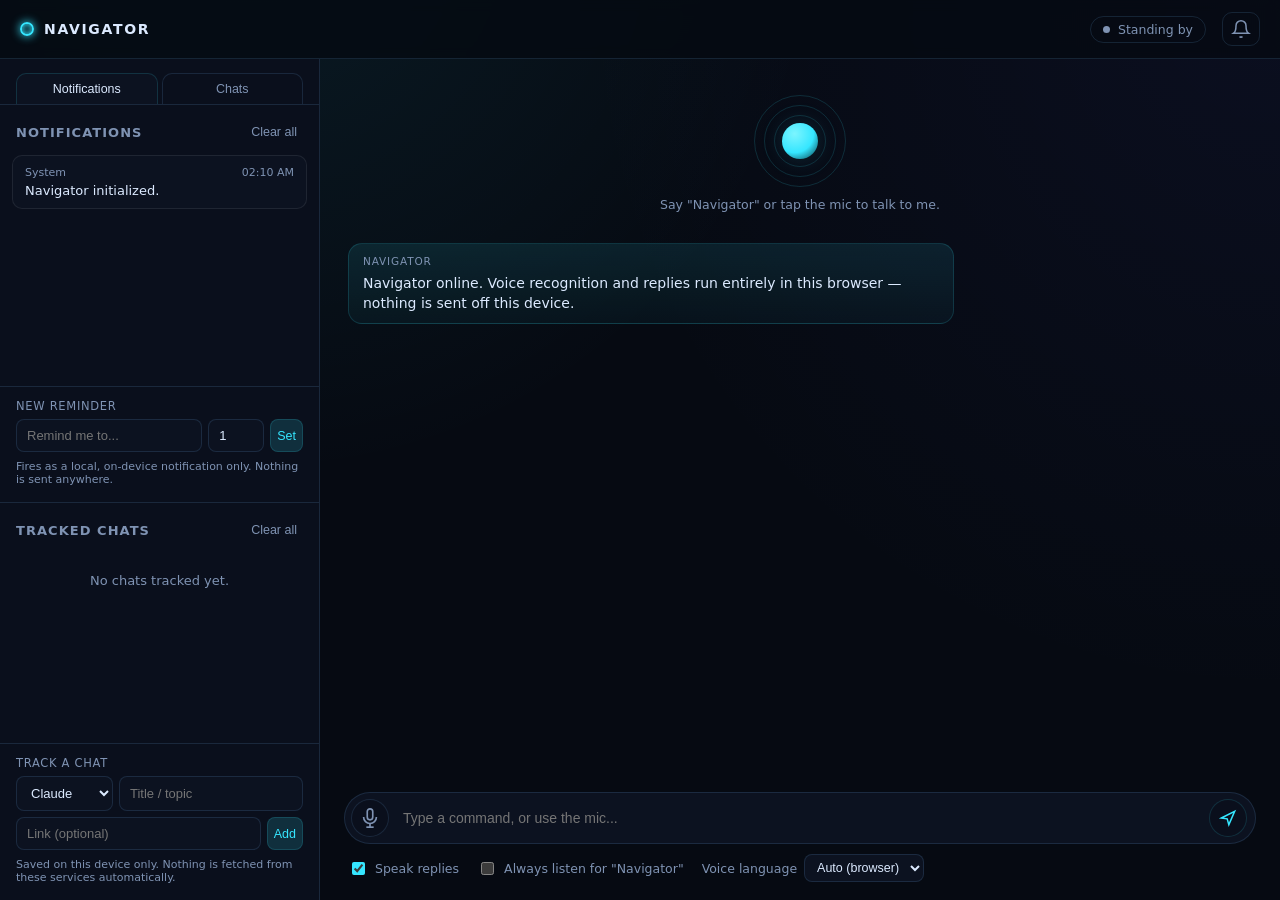
<file: navigator/index.html>
<!DOCTYPE html>
<html lang="en">
<head>
  <meta charset="UTF-8" />
  <meta name="viewport" content="width=device-width, initial-scale=1.0, viewport-fit=cover" />
  <title>Navigator</title>
  <link rel="stylesheet" href="styles.css" />

  <!-- PWA / "Add to Home Screen" support. Only takes effect when this file
       is opened directly (e.g. in Safari) as the top-level page — a page
       embedded in another site's iframe (like a hosted preview) can't
       control the home-screen icon/name, since the browser reads these
       tags from whatever page is actually at the top of the tab. -->
  <link rel="manifest" href="manifest.json" />
  <meta name="theme-color" content="#060a12" />

  <!-- iOS: makes "Add to Home Screen" launch full-screen, no Safari
       chrome, with Navigator's own icon and name. -->
  <link rel="apple-touch-icon" href="icons/icon-512.png" />
  <meta name="apple-mobile-web-app-capable" content="yes" />
  <meta name="apple-mobile-web-app-status-bar-style" content="black-translucent" />
  <meta name="apple-mobile-web-app-title" content="Navigator" />
</head>
<body>
  <div class="app">

    <!-- ===== Header ===== -->
    <header class="topbar">
      <div class="brand">
        <span class="brand-ring" aria-hidden="true"></span>
        <span class="brand-name">NAVIGATOR</span>
      </div>

      <div class="status" id="status-pill">
        <span class="status-dot" id="status-dot"></span>
        <span id="status-text">Standing by</span>
      </div>

      <button class="icon-btn" id="notif-toggle" aria-label="Toggle notifications" title="Notifications">
        <svg viewBox="0 0 24 24" width="20" height="20" fill="none" stroke="currentColor" stroke-width="1.8">
          <path d="M18 8a6 6 0 1 0-12 0c0 7-3 9-3 9h18s-3-2-3-9" />
          <path d="M13.7 21a1.999 1.999 0 0 1-3.4 0" />
        </svg>
        <span class="badge" id="notif-badge" hidden>0</span>
      </button>
    </header>

    <div class="body">

      <!-- ===== Notifications / Chats panel ===== -->
      <aside class="panel notif-panel" id="notif-panel">
        <div class="panel-tabs">
          <button class="tab-btn active" id="tab-btn-notifications" data-tab="notifications">Notifications</button>
          <button class="tab-btn" id="tab-btn-chats" data-tab="chats">Chats</button>
        </div>

        <div class="tab-panel" id="tab-notifications">
          <div class="panel-head">
            <h2>Notifications</h2>
            <button class="text-btn" id="notif-clear">Clear all</button>
          </div>

          <ul class="notif-list" id="notif-list">
            <!-- notifications injected here -->
          </ul>

          <form class="reminder-form" id="reminder-form">
            <label for="reminder-text">New reminder</label>
            <div class="reminder-row">
              <input type="text" id="reminder-text" placeholder="Remind me to..." autocomplete="off" />
              <input type="number" id="reminder-minutes" min="0" step="1" value="1" title="Minutes from now" />
              <button type="submit" class="text-btn accent">Set</button>
            </div>
            <p class="hint">Fires as a local, on-device notification only. Nothing is sent anywhere.</p>
          </form>
        </div>

        <div class="tab-panel" id="tab-chats" hidden>
          <div class="panel-head">
            <h2>Tracked chats</h2>
            <button class="text-btn" id="chats-clear">Clear all</button>
          </div>

          <ul class="chat-list" id="chat-list">
            <!-- tracked chats injected here -->
          </ul>

          <form class="chat-form" id="chat-form">
            <label for="chat-title">Track a chat</label>
            <div class="chat-row">
              <select id="chat-platform">
                <option>Claude</option>
                <option>ChatGPT</option>
                <option>Gemini</option>
              </select>
              <input type="text" id="chat-title" placeholder="Title / topic" autocomplete="off" />
            </div>
            <div class="chat-row">
              <input type="url" id="chat-link" placeholder="Link (optional)" autocomplete="off" />
              <button type="submit" class="text-btn accent">Add</button>
            </div>
            <p class="hint">Saved on this device only. Nothing is fetched from these services automatically.</p>
          </form>
        </div>
      </aside>

      <!-- ===== Main console ===== -->
      <main class="console">

        <div class="orb-stage">
          <div class="orb" id="orb">
            <span class="orb-ring r1"></span>
            <span class="orb-ring r2"></span>
            <span class="orb-ring r3"></span>
            <span class="orb-core"></span>
          </div>
          <p class="orb-caption" id="orb-caption">Say "Navigator" or tap the mic to talk to me.</p>
        </div>

        <div class="thread" id="thread" aria-live="polite">
          <!-- chat messages injected here -->
        </div>

        <form class="composer" id="composer">
          <button type="button" class="mic-btn" id="mic-btn" aria-label="Toggle voice input" title="Voice input">
            <svg viewBox="0 0 24 24" width="22" height="22" fill="none" stroke="currentColor" stroke-width="1.8">
              <rect x="9" y="2" width="6" height="12" rx="3" />
              <path d="M5 11a7 7 0 0 0 14 0" />
              <path d="M12 18v4" />
              <path d="M8 22h8" />
            </svg>
          </button>

          <input
            type="text"
            id="composer-input"
            placeholder="Type a command, or use the mic..."
            autocomplete="off"
          />

          <button type="submit" class="send-btn" id="send-btn" aria-label="Send">
            <svg viewBox="0 0 24 24" width="20" height="20" fill="none" stroke="currentColor" stroke-width="1.8">
              <path d="M4 12 20 4 13 20l-2-7-7-1Z" />
            </svg>
          </button>
        </form>

        <div class="options-row">
          <label class="switch">
            <input type="checkbox" id="voice-reply-toggle" checked />
            <span>Speak replies</span>
          </label>
          <label class="switch">
            <input type="checkbox" id="wake-word-toggle" />
            <span>Always listen for "Navigator"</span>
          </label>
          <label class="lang-picker" for="lang-select">
            <span>Voice language</span>
            <select id="lang-select">
              <option value="auto">Auto (browser)</option>
              <option value="en-US">English</option>
              <option value="bg-BG">Български</option>
            </select>
          </label>
        </div>
      </main>
    </div>
  </div>

  <script src="app.js"></script>
</body>
</html>
</file>
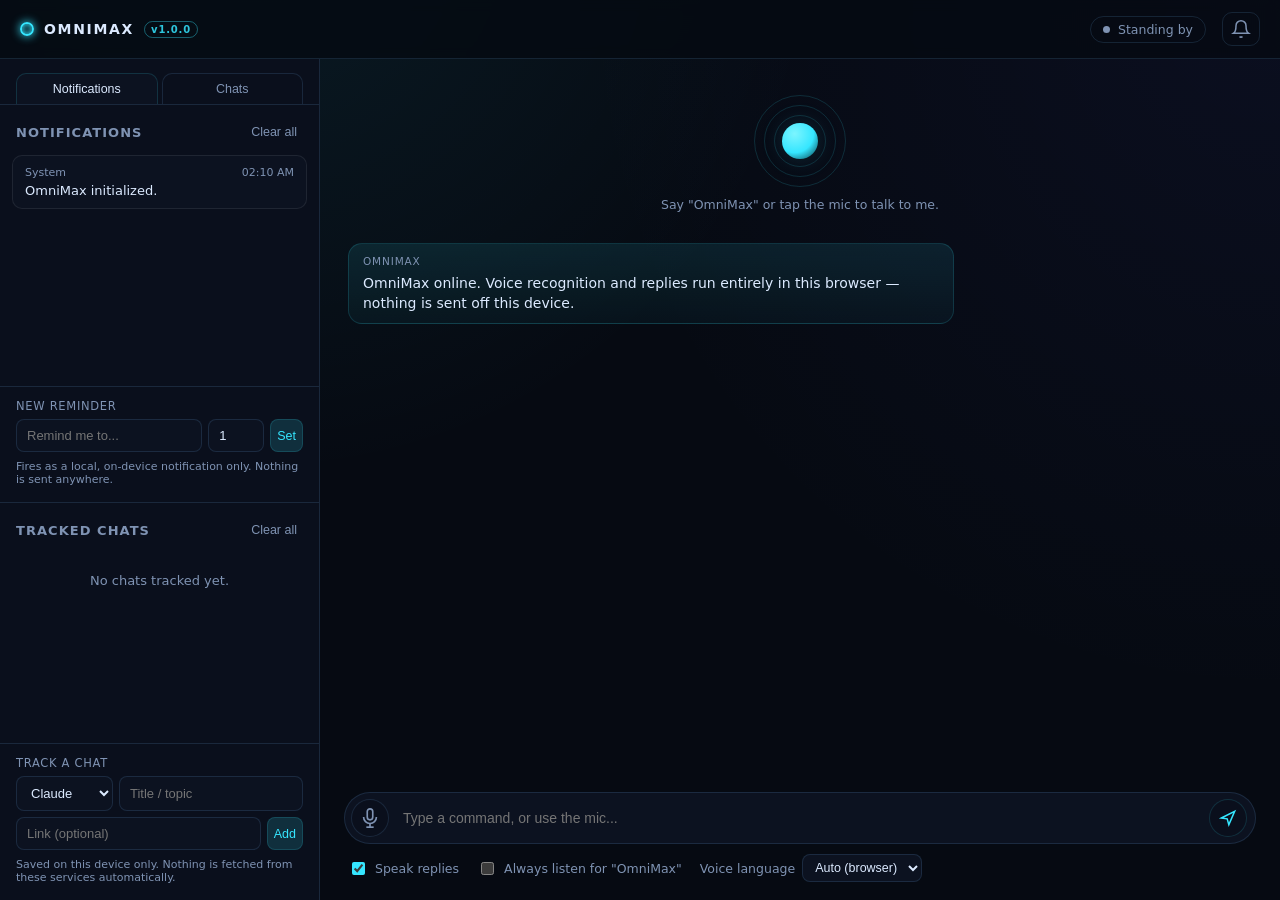
<file: omnimax/index.html>
<!DOCTYPE html>
<html lang="en">
<head>
  <meta charset="UTF-8" />
  <meta name="viewport" content="width=device-width, initial-scale=1.0, viewport-fit=cover" />
  <title>OmniMax</title>
  <link rel="stylesheet" href="styles.css" />

  <!-- PWA / "Add to Home Screen" support. Only takes effect when this file
       is opened directly (e.g. in Safari) as the top-level page — a page
       embedded in another site's iframe (like a hosted preview) can't
       control the home-screen icon/name, since the browser reads these
       tags from whatever page is actually at the top of the tab. -->
  <link rel="manifest" href="manifest.json" />
  <meta name="theme-color" content="#060a12" />

  <!-- iOS: makes "Add to Home Screen" launch full-screen, no Safari
       chrome, with OmniMax's own icon and name. -->
  <link rel="apple-touch-icon" href="icons/icon-512.png" />
  <meta name="apple-mobile-web-app-capable" content="yes" />
  <meta name="apple-mobile-web-app-status-bar-style" content="black-translucent" />
  <meta name="apple-mobile-web-app-title" content="OmniMax" />
</head>
<body>
  <div class="app">

    <!-- ===== Header ===== -->
    <header class="topbar">
      <div class="brand">
        <span class="brand-ring" aria-hidden="true"></span>
        <span class="brand-name">OMNIMAX</span>
        <span class="brand-version" id="brand-version"></span>
      </div>

      <div class="status" id="status-pill">
        <span class="status-dot" id="status-dot"></span>
        <span id="status-text">Standing by</span>
      </div>

      <button class="icon-btn" id="notif-toggle" aria-label="Toggle notifications" title="Notifications">
        <svg viewBox="0 0 24 24" width="20" height="20" fill="none" stroke="currentColor" stroke-width="1.8">
          <path d="M18 8a6 6 0 1 0-12 0c0 7-3 9-3 9h18s-3-2-3-9" />
          <path d="M13.7 21a1.999 1.999 0 0 1-3.4 0" />
        </svg>
        <span class="badge" id="notif-badge" hidden>0</span>
      </button>
    </header>

    <div class="body">

      <!-- ===== Notifications / Chats panel ===== -->
      <aside class="panel notif-panel" id="notif-panel">
        <div class="panel-tabs">
          <button class="tab-btn active" id="tab-btn-notifications" data-tab="notifications">Notifications</button>
          <button class="tab-btn" id="tab-btn-chats" data-tab="chats">Chats</button>
        </div>

        <div class="tab-panel" id="tab-notifications">
          <div class="panel-head">
            <h2>Notifications</h2>
            <button class="text-btn" id="notif-clear">Clear all</button>
          </div>

          <ul class="notif-list" id="notif-list">
            <!-- notifications injected here -->
          </ul>

          <form class="reminder-form" id="reminder-form">
            <label for="reminder-text">New reminder</label>
            <div class="reminder-row">
              <input type="text" id="reminder-text" placeholder="Remind me to..." autocomplete="off" />
              <input type="number" id="reminder-minutes" min="0" step="1" value="1" title="Minutes from now" />
              <button type="submit" class="text-btn accent">Set</button>
            </div>
            <p class="hint">Fires as a local, on-device notification only. Nothing is sent anywhere.</p>
          </form>
        </div>

        <div class="tab-panel" id="tab-chats" hidden>
          <div class="panel-head">
            <h2>Tracked chats</h2>
            <button class="text-btn" id="chats-clear">Clear all</button>
          </div>

          <ul class="chat-list" id="chat-list">
            <!-- tracked chats injected here -->
          </ul>

          <form class="chat-form" id="chat-form">
            <label for="chat-title">Track a chat</label>
            <div class="chat-row">
              <select id="chat-platform">
                <option>Claude</option>
                <option>ChatGPT</option>
                <option>Gemini</option>
              </select>
              <input type="text" id="chat-title" placeholder="Title / topic" autocomplete="off" />
            </div>
            <div class="chat-row">
              <input type="url" id="chat-link" placeholder="Link (optional)" autocomplete="off" />
              <button type="submit" class="text-btn accent">Add</button>
            </div>
            <p class="hint">Saved on this device only. Nothing is fetched from these services automatically.</p>
          </form>
        </div>
      </aside>

      <!-- ===== Main console ===== -->
      <main class="console">

        <div class="orb-stage">
          <div class="orb" id="orb">
            <span class="orb-ring r1"></span>
            <span class="orb-ring r2"></span>
            <span class="orb-ring r3"></span>
            <span class="orb-core"></span>
          </div>
          <p class="orb-caption" id="orb-caption">Say "OmniMax" or tap the mic to talk to me.</p>
        </div>

        <div class="thread" id="thread" aria-live="polite">
          <!-- chat messages injected here -->
        </div>

        <form class="composer" id="composer">
          <button type="button" class="mic-btn" id="mic-btn" aria-label="Toggle voice input" title="Voice input">
            <svg viewBox="0 0 24 24" width="22" height="22" fill="none" stroke="currentColor" stroke-width="1.8">
              <rect x="9" y="2" width="6" height="12" rx="3" />
              <path d="M5 11a7 7 0 0 0 14 0" />
              <path d="M12 18v4" />
              <path d="M8 22h8" />
            </svg>
          </button>

          <input
            type="text"
            id="composer-input"
            placeholder="Type a command, or use the mic..."
            autocomplete="off"
          />

          <button type="submit" class="send-btn" id="send-btn" aria-label="Send">
            <svg viewBox="0 0 24 24" width="20" height="20" fill="none" stroke="currentColor" stroke-width="1.8">
              <path d="M4 12 20 4 13 20l-2-7-7-1Z" />
            </svg>
          </button>
        </form>

        <div class="options-row">
          <label class="switch">
            <input type="checkbox" id="voice-reply-toggle" checked />
            <span>Speak replies</span>
          </label>
          <label class="switch">
            <input type="checkbox" id="wake-word-toggle" />
            <span>Always listen for "OmniMax"</span>
          </label>
          <label class="lang-picker" for="lang-select">
            <span>Voice language</span>
            <select id="lang-select">
              <option value="auto">Auto (browser)</option>
              <option value="en-US">English</option>
              <option value="bg-BG">Български</option>
            </select>
          </label>
        </div>
      </main>
    </div>
  </div>

  <script src="app.js"></script>
</body>
</html>
</file>
<file: navigator/styles.css>
:root {
  color-scheme: dark;

  --bg: #060a12;
  --bg-raised: #0c1220;
  --panel: #0a0f1c;
  --line: rgba(120, 190, 255, 0.14);
  --text: #dceaff;
  --text-dim: #7f93b3;
  --accent: #35e6ff;
  --accent-soft: rgba(53, 230, 255, 0.15);
  --accent-strong: #7cf5ff;
  --danger: #ff5c7a;
  --ok: #37e29a;
  --radius: 14px;
  --font: "Segoe UI", Inter, system-ui, -apple-system, sans-serif;
}

* {
  box-sizing: border-box;
}

html, body {
  margin: 0;
  height: 100%;
  background: var(--bg);
  color: var(--text);
  font-family: var(--font);
}

body {
  background:
    radial-gradient(circle at 20% -10%, rgba(53, 230, 255, 0.08), transparent 40%),
    radial-gradient(circle at 100% 0%, rgba(90, 90, 255, 0.06), transparent 45%),
    var(--bg);
}

.app {
  height: 100vh;
  display: flex;
  flex-direction: column;
}

/* ===== Topbar ===== */

.topbar {
  display: flex;
  align-items: center;
  gap: 16px;
  padding: calc(12px + env(safe-area-inset-top)) calc(20px + env(safe-area-inset-right)) 12px
    calc(20px + env(safe-area-inset-left));
  border-bottom: 1px solid var(--line);
  background: rgba(6, 10, 18, 0.8);
  backdrop-filter: blur(6px);
}

.brand {
  display: flex;
  align-items: center;
  gap: 10px;
  font-weight: 700;
  letter-spacing: 0.12em;
  font-size: 14px;
}

.brand-ring {
  width: 14px;
  height: 14px;
  border-radius: 50%;
  border: 2px solid var(--accent);
  box-shadow: 0 0 10px var(--accent), inset 0 0 6px var(--accent);
}

.status {
  margin-left: auto;
  display: flex;
  align-items: center;
  gap: 8px;
  font-size: 12.5px;
  color: var(--text-dim);
  padding: 5px 12px;
  border: 1px solid var(--line);
  border-radius: 999px;
}

.status-dot {
  width: 7px;
  height: 7px;
  border-radius: 50%;
  background: var(--text-dim);
}

.status.listening .status-dot { background: var(--accent); box-shadow: 0 0 8px var(--accent); }
.status.speaking .status-dot { background: var(--ok); box-shadow: 0 0 8px var(--ok); }
.status.listening, .status.speaking { color: var(--text); }

.icon-btn {
  position: relative;
  background: transparent;
  border: 1px solid var(--line);
  color: var(--text-dim);
  border-radius: 10px;
  width: 38px;
  height: 34px;
  display: flex;
  align-items: center;
  justify-content: center;
  cursor: pointer;
}

.icon-btn:hover { color: var(--accent); border-color: var(--accent-soft); }

.badge {
  position: absolute;
  top: -6px;
  right: -6px;
  background: var(--danger);
  color: #1a0007;
  font-size: 10.5px;
  font-weight: 700;
  line-height: 1;
  padding: 2px 5px;
  border-radius: 999px;
  min-width: 16px;
  text-align: center;
}

/* ===== Body layout ===== */

.body {
  flex: 1;
  display: flex;
  overflow: hidden;
}

/* ===== Notifications panel ===== */

.notif-panel {
  width: 320px;
  flex-shrink: 0;
  border-right: 1px solid var(--line);
  background: var(--panel);
  display: flex;
  flex-direction: column;
  transform: translateX(0);
  transition: margin-left 0.2s ease;
}

.notif-panel.collapsed {
  margin-left: -320px;
}

.panel-tabs {
  display: flex;
  gap: 4px;
  padding: 14px 16px 0;
}

.tab-btn {
  flex: 1;
  background: transparent;
  border: 1px solid var(--line);
  border-bottom: none;
  color: var(--text-dim);
  font-size: 12.5px;
  padding: 8px 10px;
  border-radius: 10px 10px 0 0;
  cursor: pointer;
}

.tab-btn.active {
  color: var(--text);
  background: var(--bg-raised);
  border-color: var(--accent-soft);
}

.tab-panel {
  display: flex;
  flex-direction: column;
  flex: 1;
  min-height: 0;
  border-top: 1px solid var(--line);
}

.panel-head {
  display: flex;
  align-items: center;
  justify-content: space-between;
  padding: 16px 16px 8px;
}

.panel-head h2 {
  font-size: 13px;
  letter-spacing: 0.08em;
  text-transform: uppercase;
  color: var(--text-dim);
  margin: 0;
}

.text-btn {
  background: transparent;
  border: none;
  color: var(--text-dim);
  font-size: 12.5px;
  cursor: pointer;
  padding: 4px 6px;
}

.text-btn:hover { color: var(--text); }
.text-btn.accent { color: var(--accent); }

.notif-list {
  list-style: none;
  margin: 0;
  padding: 4px 12px;
  overflow-y: auto;
  flex: 1;
  display: flex;
  flex-direction: column;
  gap: 8px;
}

.notif-item {
  border: 1px solid var(--line);
  background: var(--bg-raised);
  border-radius: 10px;
  padding: 10px 12px;
  font-size: 13px;
}

.notif-item .n-top {
  display: flex;
  justify-content: space-between;
  gap: 8px;
  color: var(--text-dim);
  font-size: 11px;
  margin-bottom: 4px;
}

.notif-item.kind-reminder { border-color: rgba(53, 230, 255, 0.35); }
.notif-item.kind-system { border-color: rgba(255, 255, 255, 0.08); }

.notif-empty {
  color: var(--text-dim);
  font-size: 13px;
  padding: 20px 8px;
  text-align: center;
}

.chat-list {
  list-style: none;
  margin: 0;
  padding: 4px 12px;
  overflow-y: auto;
  flex: 1;
  display: flex;
  flex-direction: column;
  gap: 8px;
}

.chat-item {
  border: 1px solid var(--line);
  background: var(--bg-raised);
  border-radius: 10px;
  padding: 10px 12px;
  font-size: 13px;
}

.chat-item .c-top {
  display: flex;
  align-items: center;
  justify-content: space-between;
  gap: 8px;
  margin-bottom: 4px;
}

.chat-item .c-title {
  display: block;
  margin-top: 2px;
}

.chat-item a.c-link {
  color: var(--accent);
  font-size: 11.5px;
  text-decoration: none;
}

.chat-item a.c-link:hover { text-decoration: underline; }

.platform-badge {
  font-size: 10.5px;
  letter-spacing: 0.03em;
  padding: 2px 8px;
  border-radius: 999px;
  border: 1px solid var(--line);
  color: var(--text-dim);
  white-space: nowrap;
}

.platform-badge.p-claude { border-color: rgba(255, 165, 105, 0.5); color: #ffb37a; }
.platform-badge.p-grok { border-color: rgba(255, 255, 255, 0.3); color: var(--text); }
.platform-badge.p-chatgpt { border-color: rgba(116, 170, 156, 0.5); color: #74d6b9; }
.platform-badge.p-gemini { border-color: rgba(150, 150, 255, 0.5); color: #a6b1ff; }
.platform-badge.p-copilot { border-color: rgba(53, 230, 255, 0.5); color: var(--accent); }
.platform-badge.p-microsoft-copilot { border-color: rgba(97, 199, 255, 0.5); color: #61c7ff; }
.platform-badge.p-github-copilot { border-color: rgba(180, 180, 180, 0.5); color: #cfd6e0; }

.chat-form {
  border-top: 1px solid var(--line);
  padding: 12px 16px 16px;
}

.chat-form label {
  display: block;
  font-size: 11.5px;
  text-transform: uppercase;
  letter-spacing: 0.06em;
  color: var(--text-dim);
  margin-bottom: 6px;
}

.chat-row {
  display: flex;
  gap: 6px;
  margin-bottom: 6px;
}

.chat-row input, .chat-row select {
  background: var(--bg-raised);
  border: 1px solid var(--line);
  border-radius: 8px;
  color: var(--text);
  padding: 8px 10px;
  font-size: 13px;
}

.chat-row input { flex: 1; min-width: 0; }
.chat-row select { flex-shrink: 0; max-width: 40%; }
.chat-row input:focus, .chat-row select:focus { outline: 1px solid var(--accent); }

.chat-row button {
  border-radius: 8px;
  border: 1px solid var(--accent-soft);
  background: var(--accent-soft);
  flex-shrink: 0;
}

.reminder-form {
  border-top: 1px solid var(--line);
  padding: 12px 16px 16px;
}

.reminder-form label {
  display: block;
  font-size: 11.5px;
  text-transform: uppercase;
  letter-spacing: 0.06em;
  color: var(--text-dim);
  margin-bottom: 6px;
}

.reminder-row {
  display: flex;
  gap: 6px;
}

.reminder-row input[type="text"] {
  flex: 1;
  min-width: 0;
}

.reminder-row input[type="number"] {
  width: 56px;
}

.reminder-form input {
  background: var(--bg-raised);
  border: 1px solid var(--line);
  border-radius: 8px;
  color: var(--text);
  padding: 8px 10px;
  font-size: 13px;
}

.reminder-form input:focus { outline: 1px solid var(--accent); }

.reminder-row button {
  border-radius: 8px;
  border: 1px solid var(--accent-soft);
  background: var(--accent-soft);
}

.hint {
  font-size: 11px;
  color: var(--text-dim);
  margin: 8px 0 0;
}

/* ===== Console (main) ===== */

.console {
  flex: 1;
  display: flex;
  flex-direction: column;
  padding: 18px calc(24px + env(safe-area-inset-right)) calc(18px + env(safe-area-inset-bottom))
    calc(24px + env(safe-area-inset-left));
  min-width: 0;
}

.orb-stage {
  display: flex;
  flex-direction: column;
  align-items: center;
  padding: 18px 0 10px;
}

.orb {
  position: relative;
  width: 92px;
  height: 92px;
}

.orb-core {
  position: absolute;
  inset: 28px;
  border-radius: 50%;
  background: radial-gradient(circle at 35% 30%, var(--accent-strong), var(--accent) 55%, #063542 100%);
  box-shadow: 0 0 24px var(--accent-soft);
}

.orb-ring {
  position: absolute;
  inset: 0;
  border-radius: 50%;
  border: 1px solid var(--accent-soft);
}

.orb-ring.r2 { inset: 10px; }
.orb-ring.r3 { inset: 20px; }

.orb.listening .orb-ring,
.orb.speaking .orb-ring {
  animation: pulse 1.6s ease-out infinite;
  border-color: var(--accent);
}

.orb.listening .r2 { animation-delay: 0.2s; }
.orb.listening .r3 { animation-delay: 0.4s; }
.orb.speaking .orb-core { animation: glow 0.9s ease-in-out infinite; }

@keyframes pulse {
  0% { transform: scale(0.9); opacity: 0.9; }
  100% { transform: scale(1.5); opacity: 0; }
}

@keyframes glow {
  0%, 100% { filter: brightness(1); }
  50% { filter: brightness(1.5); }
}

.orb-caption {
  margin-top: 10px;
  font-size: 12.5px;
  color: var(--text-dim);
}

.thread {
  flex: 1;
  overflow-y: auto;
  display: flex;
  flex-direction: column;
  gap: 10px;
  padding: 8px 4px 16px;
}

.msg {
  max-width: 68ch;
  padding: 10px 14px;
  border-radius: var(--radius);
  font-size: 14px;
  line-height: 1.45;
}

.msg.user {
  align-self: flex-end;
  background: var(--bg-raised);
  border: 1px solid var(--line);
}

.msg.navigator {
  align-self: flex-start;
  background: linear-gradient(180deg, rgba(53, 230, 255, 0.1), rgba(53, 230, 255, 0.04));
  border: 1px solid var(--accent-soft);
}

.msg .who {
  display: block;
  font-size: 10.5px;
  letter-spacing: 0.08em;
  text-transform: uppercase;
  color: var(--text-dim);
  margin-bottom: 4px;
}

/* ===== Composer ===== */

.composer {
  display: flex;
  align-items: center;
  gap: 8px;
  border: 1px solid var(--line);
  background: var(--bg-raised);
  border-radius: 999px;
  padding: 6px 8px 6px 6px;
}

.composer input {
  flex: 1;
  background: transparent;
  border: none;
  color: var(--text);
  font-size: 14px;
  padding: 8px 6px;
}

.composer input:focus { outline: none; }

.mic-btn, .send-btn {
  flex-shrink: 0;
  width: 38px;
  height: 38px;
  border-radius: 50%;
  border: 1px solid var(--line);
  background: var(--panel);
  color: var(--text-dim);
  display: flex;
  align-items: center;
  justify-content: center;
  cursor: pointer;
}

.send-btn { color: var(--accent); border-color: var(--accent-soft); }
.send-btn:hover { background: var(--accent-soft); }

.mic-btn:hover { color: var(--accent); border-color: var(--accent-soft); }
.mic-btn.active {
  background: var(--accent);
  border-color: var(--accent);
  color: #04222b;
  box-shadow: 0 0 16px var(--accent-soft);
}

.options-row {
  display: flex;
  gap: 18px;
  padding: 10px 4px 0;
  flex-wrap: wrap;
}

.switch {
  display: flex;
  align-items: center;
  gap: 7px;
  font-size: 12.5px;
  color: var(--text-dim);
  cursor: pointer;
}

.switch input { accent-color: var(--accent); }

.lang-picker {
  display: flex;
  align-items: center;
  gap: 7px;
  font-size: 12.5px;
  color: var(--text-dim);
}

.lang-picker select {
  background: var(--bg-raised);
  border: 1px solid var(--line);
  border-radius: 8px;
  color: var(--text);
  padding: 5px 8px;
  font-size: 12.5px;
}

.lang-picker select:focus { outline: 1px solid var(--accent); }

/* ===== Scrollbars ===== */

.notif-list::-webkit-scrollbar,
.chat-list::-webkit-scrollbar,
.thread::-webkit-scrollbar {
  width: 8px;
}

.notif-list::-webkit-scrollbar-thumb,
.chat-list::-webkit-scrollbar-thumb,
.thread::-webkit-scrollbar-thumb {
  background: var(--line);
  border-radius: 999px;
}

/* ===== Responsive ===== */

@media (max-width: 760px) {
  .notif-panel {
    position: fixed;
    top: 57px;
    bottom: 0;
    left: 0;
    z-index: 20;
    width: min(320px, 84vw);
    box-shadow: 20px 0 40px rgba(0, 0, 0, 0.5);
  }

  .notif-panel.collapsed {
    margin-left: min(-320px, -84vw);
  }

  .console {
    padding: 14px calc(14px + env(safe-area-inset-right)) calc(14px + env(safe-area-inset-bottom))
      calc(14px + env(safe-area-inset-left));
  }

  .msg {
    max-width: 88vw;
  }
}
</file>
<file: omnimax/styles.css>
:root {
  color-scheme: dark;

  --bg: #060a12;
  --bg-raised: #0c1220;
  --panel: #0a0f1c;
  --line: rgba(120, 190, 255, 0.14);
  --text: #dceaff;
  --text-dim: #7f93b3;
  --accent: #35e6ff;
  --accent-soft: rgba(53, 230, 255, 0.15);
  --accent-strong: #7cf5ff;
  --danger: #ff5c7a;
  --ok: #37e29a;
  --radius: 14px;
  --font: "Segoe UI", Inter, system-ui, -apple-system, sans-serif;
}

* {
  box-sizing: border-box;
}

html, body {
  margin: 0;
  height: 100%;
  background: var(--bg);
  color: var(--text);
  font-family: var(--font);
}

body {
  background:
    radial-gradient(circle at 20% -10%, rgba(53, 230, 255, 0.08), transparent 40%),
    radial-gradient(circle at 100% 0%, rgba(90, 90, 255, 0.06), transparent 45%),
    var(--bg);
}

.app {
  height: 100vh;
  display: flex;
  flex-direction: column;
}

/* ===== Topbar ===== */

.topbar {
  display: flex;
  align-items: center;
  gap: 16px;
  padding: calc(12px + env(safe-area-inset-top)) calc(20px + env(safe-area-inset-right)) 12px
    calc(20px + env(safe-area-inset-left));
  border-bottom: 1px solid var(--line);
  background: rgba(6, 10, 18, 0.8);
  backdrop-filter: blur(6px);
}

.brand {
  display: flex;
  align-items: center;
  gap: 10px;
  font-weight: 700;
  letter-spacing: 0.12em;
  font-size: 14px;
}

.brand-ring {
  width: 14px;
  height: 14px;
  border-radius: 50%;
  border: 2px solid var(--accent);
  box-shadow: 0 0 10px var(--accent), inset 0 0 6px var(--accent);
}

.brand-version {
  font-size: 10px;
  font-weight: 600;
  letter-spacing: 0.08em;
  padding: 2px 6px;
  border-radius: 999px;
  color: var(--accent);
  border: 1px solid color-mix(in srgb, var(--accent) 45%, transparent);
  opacity: 0.85;
}

.status {
  margin-left: auto;
  display: flex;
  align-items: center;
  gap: 8px;
  font-size: 12.5px;
  color: var(--text-dim);
  padding: 5px 12px;
  border: 1px solid var(--line);
  border-radius: 999px;
}

.status-dot {
  width: 7px;
  height: 7px;
  border-radius: 50%;
  background: var(--text-dim);
}

.status.listening .status-dot { background: var(--accent); box-shadow: 0 0 8px var(--accent); }
.status.speaking .status-dot { background: var(--ok); box-shadow: 0 0 8px var(--ok); }
.status.listening, .status.speaking { color: var(--text); }

.icon-btn {
  position: relative;
  background: transparent;
  border: 1px solid var(--line);
  color: var(--text-dim);
  border-radius: 10px;
  width: 38px;
  height: 34px;
  display: flex;
  align-items: center;
  justify-content: center;
  cursor: pointer;
}

.icon-btn:hover { color: var(--accent); border-color: var(--accent-soft); }

.badge {
  position: absolute;
  top: -6px;
  right: -6px;
  background: var(--danger);
  color: #1a0007;
  font-size: 10.5px;
  font-weight: 700;
  line-height: 1;
  padding: 2px 5px;
  border-radius: 999px;
  min-width: 16px;
  text-align: center;
}

/* ===== Body layout ===== */

.body {
  flex: 1;
  display: flex;
  overflow: hidden;
}

/* ===== Notifications panel ===== */

.notif-panel {
  width: 320px;
  flex-shrink: 0;
  border-right: 1px solid var(--line);
  background: var(--panel);
  display: flex;
  flex-direction: column;
  transform: translateX(0);
  transition: margin-left 0.2s ease;
}

.notif-panel.collapsed {
  margin-left: -320px;
}

.panel-tabs {
  display: flex;
  gap: 4px;
  padding: 14px 16px 0;
}

.tab-btn {
  flex: 1;
  background: transparent;
  border: 1px solid var(--line);
  border-bottom: none;
  color: var(--text-dim);
  font-size: 12.5px;
  padding: 8px 10px;
  border-radius: 10px 10px 0 0;
  cursor: pointer;
}

.tab-btn.active {
  color: var(--text);
  background: var(--bg-raised);
  border-color: var(--accent-soft);
}

.tab-panel {
  display: flex;
  flex-direction: column;
  flex: 1;
  min-height: 0;
  border-top: 1px solid var(--line);
}

.panel-head {
  display: flex;
  align-items: center;
  justify-content: space-between;
  padding: 16px 16px 8px;
}

.panel-head h2 {
  font-size: 13px;
  letter-spacing: 0.08em;
  text-transform: uppercase;
  color: var(--text-dim);
  margin: 0;
}

.text-btn {
  background: transparent;
  border: none;
  color: var(--text-dim);
  font-size: 12.5px;
  cursor: pointer;
  padding: 4px 6px;
}

.text-btn:hover { color: var(--text); }
.text-btn.accent { color: var(--accent); }

.notif-list {
  list-style: none;
  margin: 0;
  padding: 4px 12px;
  overflow-y: auto;
  flex: 1;
  display: flex;
  flex-direction: column;
  gap: 8px;
}

.notif-item {
  border: 1px solid var(--line);
  background: var(--bg-raised);
  border-radius: 10px;
  padding: 10px 12px;
  font-size: 13px;
}

.notif-item .n-top {
  display: flex;
  justify-content: space-between;
  gap: 8px;
  color: var(--text-dim);
  font-size: 11px;
  margin-bottom: 4px;
}

.notif-item.kind-reminder { border-color: rgba(53, 230, 255, 0.35); }
.notif-item.kind-system { border-color: rgba(255, 255, 255, 0.08); }

.notif-empty {
  color: var(--text-dim);
  font-size: 13px;
  padding: 20px 8px;
  text-align: center;
}

.chat-list {
  list-style: none;
  margin: 0;
  padding: 4px 12px;
  overflow-y: auto;
  flex: 1;
  display: flex;
  flex-direction: column;
  gap: 8px;
}

.chat-item {
  border: 1px solid var(--line);
  background: var(--bg-raised);
  border-radius: 10px;
  padding: 10px 12px;
  font-size: 13px;
}

.chat-item .c-top {
  display: flex;
  align-items: center;
  justify-content: space-between;
  gap: 8px;
  margin-bottom: 4px;
}

.chat-item .c-title {
  display: block;
  margin-top: 2px;
}

.chat-item a.c-link {
  color: var(--accent);
  font-size: 11.5px;
  text-decoration: none;
}

.chat-item a.c-link:hover { text-decoration: underline; }

.platform-badge {
  font-size: 10.5px;
  letter-spacing: 0.03em;
  padding: 2px 8px;
  border-radius: 999px;
  border: 1px solid var(--line);
  color: var(--text-dim);
  white-space: nowrap;
}

.platform-badge.p-claude { border-color: rgba(255, 165, 105, 0.5); color: #ffb37a; }
.platform-badge.p-grok { border-color: rgba(255, 255, 255, 0.3); color: var(--text); }
.platform-badge.p-chatgpt { border-color: rgba(116, 170, 156, 0.5); color: #74d6b9; }
.platform-badge.p-gemini { border-color: rgba(150, 150, 255, 0.5); color: #a6b1ff; }
.platform-badge.p-copilot { border-color: rgba(53, 230, 255, 0.5); color: var(--accent); }
.platform-badge.p-microsoft-copilot { border-color: rgba(97, 199, 255, 0.5); color: #61c7ff; }
.platform-badge.p-github-copilot { border-color: rgba(180, 180, 180, 0.5); color: #cfd6e0; }

.chat-form {
  border-top: 1px solid var(--line);
  padding: 12px 16px 16px;
}

.chat-form label {
  display: block;
  font-size: 11.5px;
  text-transform: uppercase;
  letter-spacing: 0.06em;
  color: var(--text-dim);
  margin-bottom: 6px;
}

.chat-row {
  display: flex;
  gap: 6px;
  margin-bottom: 6px;
}

.chat-row input, .chat-row select {
  background: var(--bg-raised);
  border: 1px solid var(--line);
  border-radius: 8px;
  color: var(--text);
  padding: 8px 10px;
  font-size: 13px;
}

.chat-row input { flex: 1; min-width: 0; }
.chat-row select { flex-shrink: 0; max-width: 40%; }
.chat-row input:focus, .chat-row select:focus { outline: 1px solid var(--accent); }

.chat-row button {
  border-radius: 8px;
  border: 1px solid var(--accent-soft);
  background: var(--accent-soft);
  flex-shrink: 0;
}

.reminder-form {
  border-top: 1px solid var(--line);
  padding: 12px 16px 16px;
}

.reminder-form label {
  display: block;
  font-size: 11.5px;
  text-transform: uppercase;
  letter-spacing: 0.06em;
  color: var(--text-dim);
  margin-bottom: 6px;
}

.reminder-row {
  display: flex;
  gap: 6px;
}

.reminder-row input[type="text"] {
  flex: 1;
  min-width: 0;
}

.reminder-row input[type="number"] {
  width: 56px;
}

.reminder-form input {
  background: var(--bg-raised);
  border: 1px solid var(--line);
  border-radius: 8px;
  color: var(--text);
  padding: 8px 10px;
  font-size: 13px;
}

.reminder-form input:focus { outline: 1px solid var(--accent); }

.reminder-row button {
  border-radius: 8px;
  border: 1px solid var(--accent-soft);
  background: var(--accent-soft);
}

.hint {
  font-size: 11px;
  color: var(--text-dim);
  margin: 8px 0 0;
}

/* ===== Console (main) ===== */

.console {
  flex: 1;
  display: flex;
  flex-direction: column;
  padding: 18px calc(24px + env(safe-area-inset-right)) calc(18px + env(safe-area-inset-bottom))
    calc(24px + env(safe-area-inset-left));
  min-width: 0;
}

.orb-stage {
  display: flex;
  flex-direction: column;
  align-items: center;
  padding: 18px 0 10px;
}

.orb {
  position: relative;
  width: 92px;
  height: 92px;
}

.orb-core {
  position: absolute;
  inset: 28px;
  border-radius: 50%;
  background: radial-gradient(circle at 35% 30%, var(--accent-strong), var(--accent) 55%, #063542 100%);
  box-shadow: 0 0 24px var(--accent-soft);
}

.orb-ring {
  position: absolute;
  inset: 0;
  border-radius: 50%;
  border: 1px solid var(--accent-soft);
}

.orb-ring.r2 { inset: 10px; }
.orb-ring.r3 { inset: 20px; }

.orb.listening .orb-ring,
.orb.speaking .orb-ring {
  animation: pulse 1.6s ease-out infinite;
  border-color: var(--accent);
}

.orb.listening .r2 { animation-delay: 0.2s; }
.orb.listening .r3 { animation-delay: 0.4s; }
.orb.speaking .orb-core { animation: glow 0.9s ease-in-out infinite; }

@keyframes pulse {
  0% { transform: scale(0.9); opacity: 0.9; }
  100% { transform: scale(1.5); opacity: 0; }
}

@keyframes glow {
  0%, 100% { filter: brightness(1); }
  50% { filter: brightness(1.5); }
}

.orb-caption {
  margin-top: 10px;
  font-size: 12.5px;
  color: var(--text-dim);
}

.thread {
  flex: 1;
  overflow-y: auto;
  display: flex;
  flex-direction: column;
  gap: 10px;
  padding: 8px 4px 16px;
}

.msg {
  max-width: 68ch;
  padding: 10px 14px;
  border-radius: var(--radius);
  font-size: 14px;
  line-height: 1.45;
}

.msg.user {
  align-self: flex-end;
  background: var(--bg-raised);
  border: 1px solid var(--line);
}

.msg.omnimax {
  align-self: flex-start;
  background: linear-gradient(180deg, rgba(53, 230, 255, 0.1), rgba(53, 230, 255, 0.04));
  border: 1px solid var(--accent-soft);
}

.msg .who {
  display: block;
  font-size: 10.5px;
  letter-spacing: 0.08em;
  text-transform: uppercase;
  color: var(--text-dim);
  margin-bottom: 4px;
}

/* ===== Composer ===== */

.composer {
  display: flex;
  align-items: center;
  gap: 8px;
  border: 1px solid var(--line);
  background: var(--bg-raised);
  border-radius: 999px;
  padding: 6px 8px 6px 6px;
}

.composer input {
  flex: 1;
  background: transparent;
  border: none;
  color: var(--text);
  font-size: 14px;
  padding: 8px 6px;
}

.composer input:focus { outline: none; }

.mic-btn, .send-btn {
  flex-shrink: 0;
  width: 38px;
  height: 38px;
  border-radius: 50%;
  border: 1px solid var(--line);
  background: var(--panel);
  color: var(--text-dim);
  display: flex;
  align-items: center;
  justify-content: center;
  cursor: pointer;
}

.send-btn { color: var(--accent); border-color: var(--accent-soft); }
.send-btn:hover { background: var(--accent-soft); }

.mic-btn:hover { color: var(--accent); border-color: var(--accent-soft); }
.mic-btn.active {
  background: var(--accent);
  border-color: var(--accent);
  color: #04222b;
  box-shadow: 0 0 16px var(--accent-soft);
}

.options-row {
  display: flex;
  gap: 18px;
  padding: 10px 4px 0;
  flex-wrap: wrap;
}

.switch {
  display: flex;
  align-items: center;
  gap: 7px;
  font-size: 12.5px;
  color: var(--text-dim);
  cursor: pointer;
}

.switch input { accent-color: var(--accent); }

.lang-picker {
  display: flex;
  align-items: center;
  gap: 7px;
  font-size: 12.5px;
  color: var(--text-dim);
}

.lang-picker select {
  background: var(--bg-raised);
  border: 1px solid var(--line);
  border-radius: 8px;
  color: var(--text);
  padding: 5px 8px;
  font-size: 12.5px;
}

.lang-picker select:focus { outline: 1px solid var(--accent); }

/* ===== Scrollbars ===== */

.notif-list::-webkit-scrollbar,
.chat-list::-webkit-scrollbar,
.thread::-webkit-scrollbar {
  width: 8px;
}

.notif-list::-webkit-scrollbar-thumb,
.chat-list::-webkit-scrollbar-thumb,
.thread::-webkit-scrollbar-thumb {
  background: var(--line);
  border-radius: 999px;
}

/* ===== Responsive ===== */

@media (max-width: 760px) {
  .notif-panel {
    position: fixed;
    top: 57px;
    bottom: 0;
    left: 0;
    z-index: 20;
    width: min(320px, 84vw);
    box-shadow: 20px 0 40px rgba(0, 0, 0, 0.5);
  }

  .notif-panel.collapsed {
    margin-left: min(-320px, -84vw);
  }

  .console {
    padding: 14px calc(14px + env(safe-area-inset-right)) calc(14px + env(safe-area-inset-bottom))
      calc(14px + env(safe-area-inset-left));
  }

  .msg {
    max-width: 88vw;
  }
}
</file>
